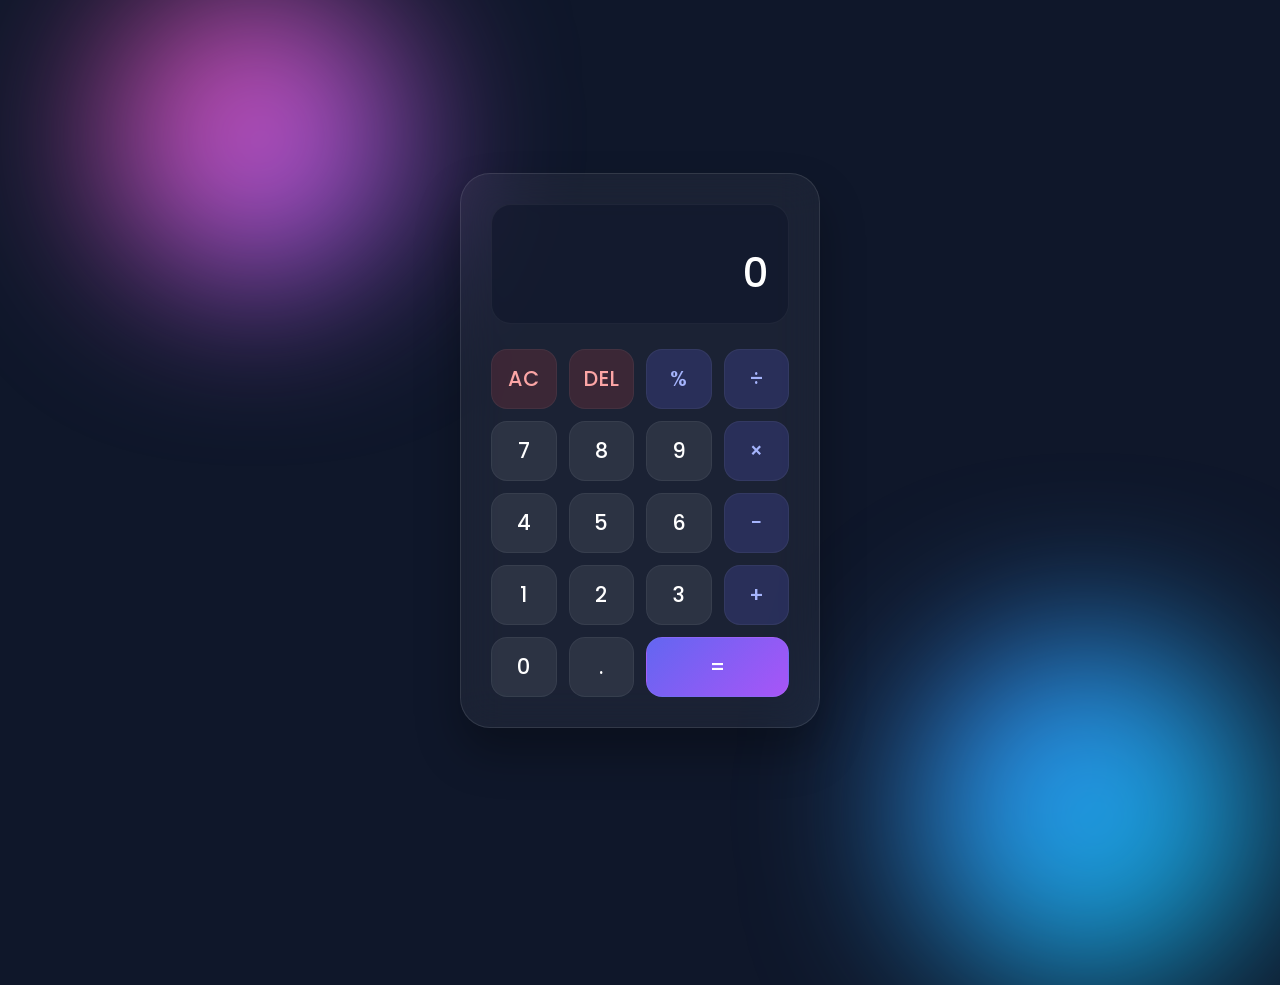
<file: index.html>
<!DOCTYPE html>
<html lang="en">
<head>
    <meta charset="UTF-8">
    <meta name="viewport" content="width=device-width, initial-scale=1.0">
    <title>Sleek Glassmorphism Calculator</title>
    <link rel="stylesheet" href="style.css">
    <link href="https://fonts.googleapis.com/css2?family=Poppins:wght@300;400;500;600&display=swap" rel="stylesheet">
</head>
<body>
    <div class="background-decor">
        <div class="circle circle-1"></div>
        <div class="circle circle-2"></div>
    </div>

    <div class="calculator">
        <div class="screen">
            <div class="previous-operand" id="previous-operand"></div>
            <div class="current-operand" id="current-operand">0</div>
        </div>
        
        <div class="buttons">
            <button class="btn control" onclick="clearScreen()">AC</button>
            <button class="btn control" onclick="deleteNumber()">DEL</button>
            <button class="btn operator" onclick="appendOperator('%')">%</button>
            <button class="btn operator" onclick="appendOperator('/')">÷</button>
            
            <button class="btn" onclick="appendNumber('7')">7</button>
            <button class="btn" onclick="appendNumber('8')">8</button>
            <button class="btn" onclick="appendNumber('9')">9</button>
            <button class="btn operator" onclick="appendOperator('*')">×</button>
            
            <button class="btn" onclick="appendNumber('4')">4</button>
            <button class="btn" onclick="appendNumber('5')">5</button>
            <button class="btn" onclick="appendNumber('6')">6</button>
            <button class="btn operator" onclick="appendOperator('-')">−</button>
            
            <button class="btn" onclick="appendNumber('1')">1</button>
            <button class="btn" onclick="appendNumber('2')">2</button>
            <button class="btn" onclick="appendNumber('3')">3</button>
            <button class="btn operator" onclick="appendOperator('+')">+</button>
            
            <button class="btn zero" onclick="appendNumber('0')">0</button>
            <button class="btn" onclick="appendNumber('.')">.</button>
            <button class="btn equals" onclick="calculate()">=</button>
        </div>
    </div>

    <script src="script.js"></script>
</body>
</html>
</file>
<file: style.css>
/* Reset & Base Styles */
* {
    margin: 0;
    padding: 0;
    box-sizing: border-box;
    font-family: 'Poppins', sans-serif;
}

body {
    display: flex;
    justify-content: center;
    align-items: center;
    min-height: 100vh;
    background: #0f172a; /* Deep dark blue background */
    overflow: hidden;
    position: relative;
}

/* Background Glowing Orbs for the Glassmorphism Effect */
.background-decor .circle {
    position: absolute;
    border-radius: 50%;
    filter: blur(80px);
    z-index: 1;
}

.circle-1 {
    width: 300px;
    height: 300px;
    background: linear-gradient(135deg, #ec4899, #8b5cf6);
    top: 15%;
    left: 20%;
    transform: translate(-50%, -50%);
}

.circle-2 {
    width: 350px;
    height: 350px;
    background: linear-gradient(135deg, #3b82f6, #06b6d4);
    bottom: 10%;
    right: 15%;
    transform: translate(50%, 50%);
}

/* Calculator Container */
.calculator {
    width: 360px;
    background: rgba(255, 255, 255, 0.05); /* Semi-transparent white */
    backdrop-filter: blur(20px); /* Frosty glass effect */
    -webkit-backdrop-filter: blur(20px);
    border: 1px solid rgba(255, 255, 255, 0.1);
    border-radius: 30px;
    padding: 30px;
    box-shadow: 0 25px 45px rgba(0, 0, 0, 0.3);
    z-index: 10;
}

/* Screen Styles */
.screen {
    width: 100%;
    height: 120px;
    background: rgba(15, 23, 42, 0.6);
    border: 1px solid rgba(255, 255, 255, 0.05);
    border-radius: 20px;
    padding: 20px;
    display: flex;
    flex-direction: column;
    justify-content: flex-end;
    align-items: flex-end;
    margin-bottom: 25px;
    word-wrap: break-word;
    word-break: break-all;
}

.previous-operand {
    color: rgba(255, 255, 255, 0.5);
    font-size: 1.1rem;
    min-height: 24px;
    letter-spacing: 1px;
}

.current-operand {
    color: #ffffff;
    font-size: 2.5rem;
    font-weight: 500;
    margin-top: 5px;
}

/* Grid Layout for Buttons */
.buttons {
    display: grid;
    grid-template-columns: repeat(4, 1fr);
    gap: 12px;
}

/* Button Base Styling */
.btn {
    height: 60px;
    border: none;
    outline: none;
    background: rgba(255, 255, 255, 0.08);
    border: 1px solid rgba(255, 255, 255, 0.05);
    border-radius: 16px;
    color: #ffffff;
    font-size: 1.3rem;
    font-weight: 500;
    cursor: pointer;
    transition: all 0.2s ease;
}

/* Hover and Active Visuals */
.btn:hover {
    background: rgba(255, 255, 255, 0.18);
    transform: translateY(-2px);
    box-shadow: 0 5px 15px rgba(0, 0, 0, 0.2);
}

.btn:active {
    transform: translateY(1px);
    box-shadow: none;
}

/* Distinct Operator Button Colors */
.btn.operator {
    background: rgba(99, 102, 241, 0.2); /* Indigo tint */
    color: #a5b4fc;
}

.btn.operator:hover {
    background: rgba(99, 102, 241, 0.35);
}

/* Control Buttons (AC, DEL) */
.btn.control {
    background: rgba(239, 68, 68, 0.15); /* Soft Red tint */
    color: #fca5a5;
}

.btn.control:hover {
    background: rgba(239, 68, 68, 0.3);
}

/* Equals Button Accent */
.btn.equals {
    background: linear-gradient(135deg, #6366f1, #a855f7);
    color: #ffffff;
    grid-column: span 2; /* Spans 2 columns for a better feel */
}

.btn.equals:hover {
    opacity: 0.9;
    box-shadow: 0 0 15px rgba(168, 85, 247, 0.4);
}
</file>
